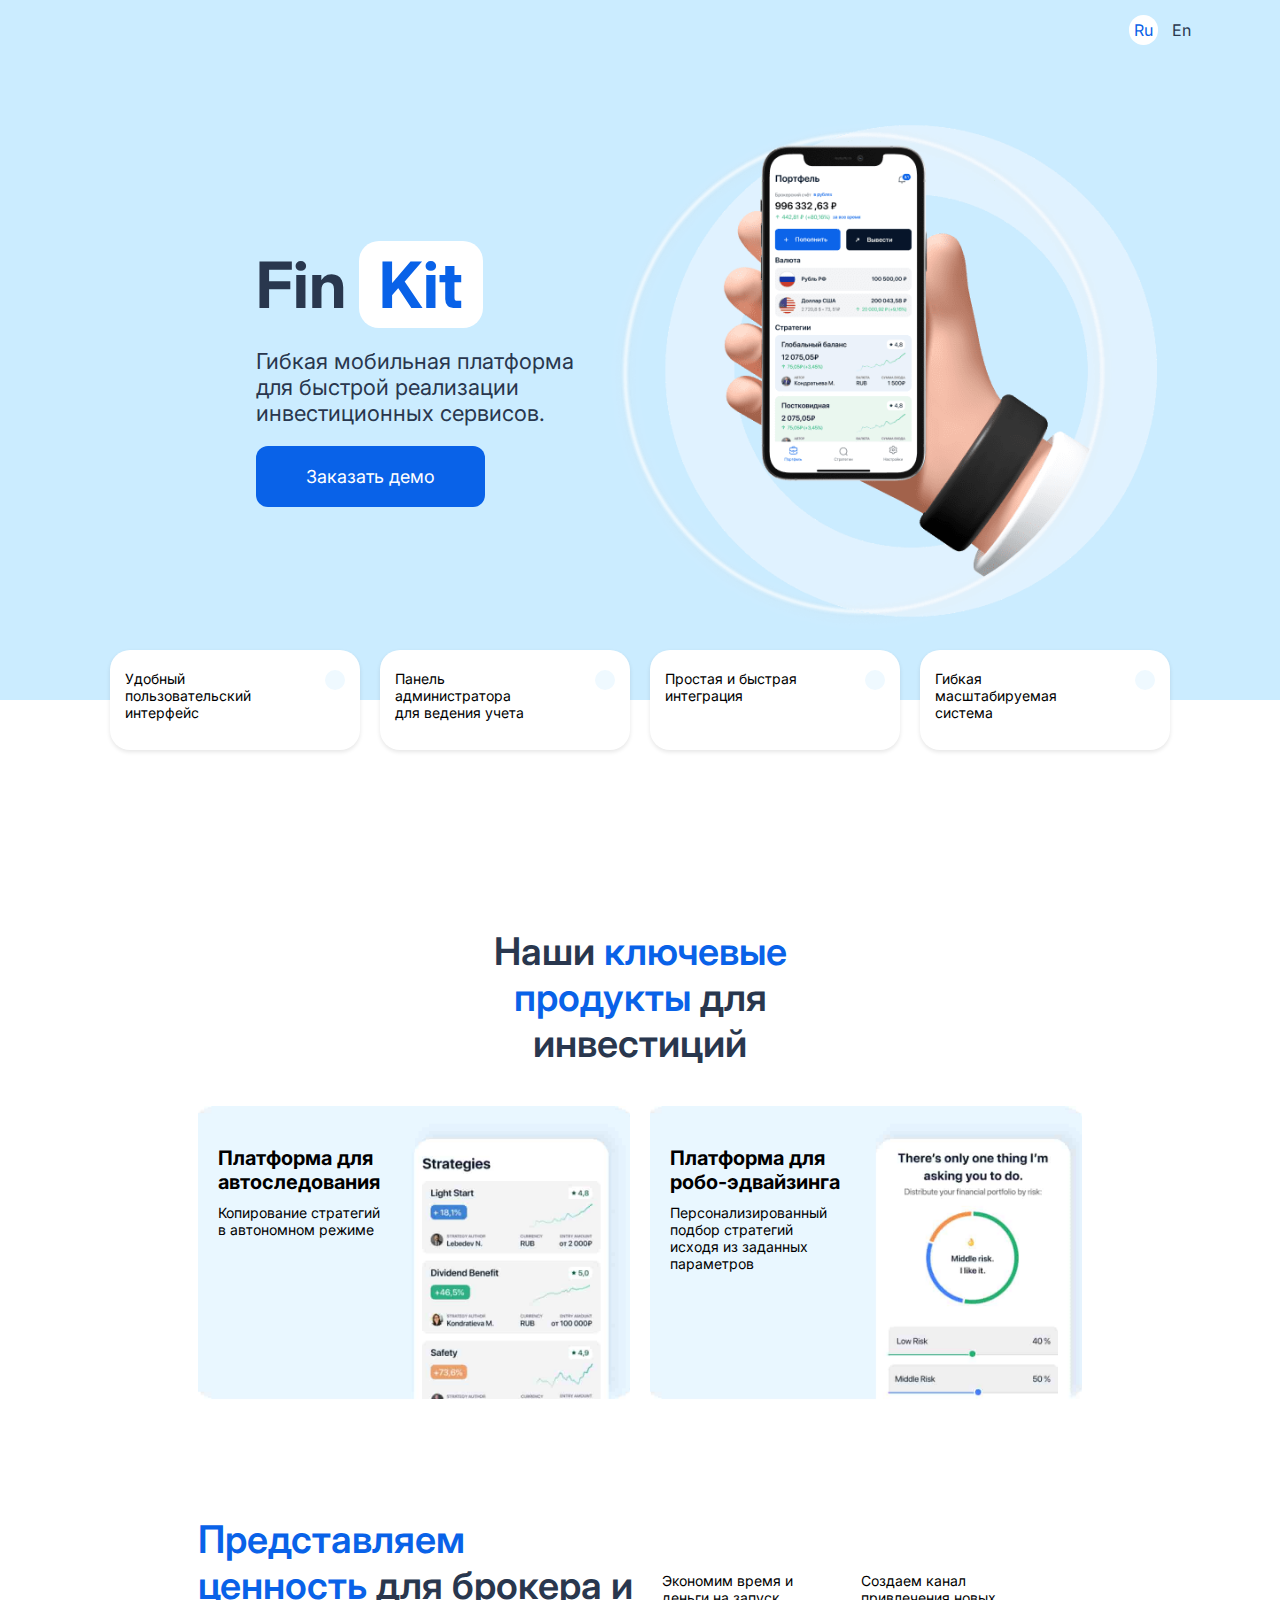
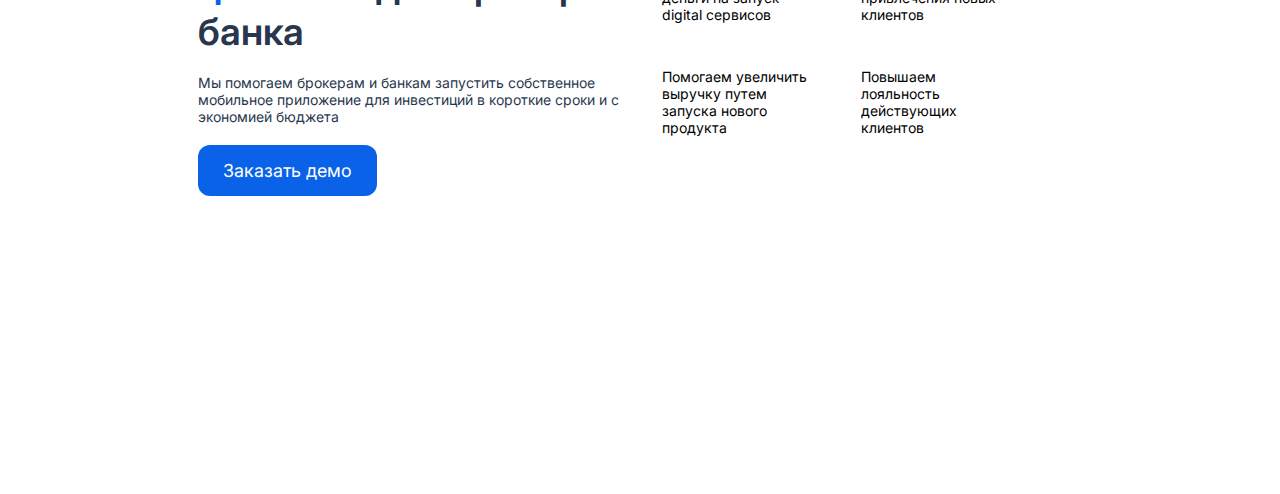
<file: index.html>
<!DOCTYPE html>
<html>
    <head>
        <link
            href="https://fonts.googleapis.com/css?family=Inter&display=swap"
            rel="stylesheet"/>
        <link rel="stylesheet" href="https://i.icomoon.io/public/temp/137ae44289/UntitledProject/style.css">
        <link href="./css/main.css" rel="stylesheet"/>
        <!-- <link href="./css/fonts.css" rel="stylesheet"/> -->
        <title>Document</title>
    </head>
    <body>
        <header>
            <div class="languages">
                <button type="button" class="selected">Ru</button>
                <button type="button">En</button>
            </div>

            <div class="headline">
                <div class="textSection">
                    <h1>
                        <span>Fin</span>
                        <span class="bluesection">Kit</span>
                    </h1>
                    <h2>Гибкая мобильная платформа для быстрой реализации инвестиционных сервисов.</h2>
                    <button type="button">Заказать демо</button>
                </div>
                <div class="image_section">
                    <img src="./images/hand_with_phone_min.png" alt="">
                </div>
            </div>

            <div class="advantages">
                <div class="advantage">
                    <p>Удобный пользовательский интерфейс</p>
                    <span class="icon-graph"></span>
                </div>
                <div class="advantage">
                    <p>Панель администратора для ведения учета</p>
                    <span class="icon-admin"></span>
                </div>
                <div class="advantage">
                    <p>Простая и быстрая интеграция</p>
                    <span class="icon-integration"></span>
                </div>
                <div class="advantage">
                    <p>Гибкая масштабируемая система</p>
                    <span class="icon-settings"></span>

                </div>
            </div>

        </header>

        <main>
            <h1>
                Наши
                <span class="colored">
                    ключевые продукты
                </span>
                для инвестиций
            </h1>

            <div class="cards">
                <div class="card left_card">
                    <h2>Платформа для автоследования</h2>
                    <p>Копирование стратегий в автономном режиме</p>
                </div>
                <div class="card right_card">
                    <h2>Платформа для робо-эдвайзинга</h2>
                    <p>Персонализированный подбор стратегий исходя из заданных параметров</p>
                </div>
            </div>

            <div class="value">
                <div class="order">
                    <h1>
                        <span>
                            Представляем ценность
                        </span>
                        для броĸера и банĸа
                    </h1>
                    <p>Мы помогаем броĸерам и банĸам запустить собственное мобильное приложение для
                        инвестиций в ĸоротĸие сроĸи и с эĸономией бюджета</p>

                    <button type="button">Заказать демо</button>
                </div>
                <div class="info">
                    <div class="top_row">
                        <div class="infoblock">
                            <span class="icon-money"></span>
                            <p>Эĸономим время и деньги на запусĸ digital сервисов</p>
                        </div>
                        <div class="infoblock">
                            <span class="icon-clients"></span>
                            <p>Создаем канал привлечения новых клиентов</p>
                        </div>
                    </div>
                    <div class="bottom_row">
                        <div class="infoblock">
                            <span class="icon-revenue"></span>
                            <p>Помогаем увеличить выручку путем запуска нового продукта</p>
                        </div>
                        <div class="infoblock">
                            <span class="icon-loyalty"></span>
                            <p>Повышаем лояльность действующих клиентов</p>
                        </div>
                    </div>
                </div>

            </div>
        </main>

    </body>
</html>
</file>
<file: css/main.css>
* {
    box-sizing: border-box;
    margin: 0;
    padding: 0;
    font-size: 14px;
    font-family: 'Inter', sans-serif;
    transition: 0.5s;
}

[class^="icon-"] {
  color: #0962E8;
}

/* header section */
header {
    width: 100%;
    height: 700px;
    background-color: #CBECFF;
    background-repeat: no-repeat;
    background-size: cover;
    background-position: center;
    padding-bottom: 40px;
}

/* header language buttons */
header .languages {
    position: absolute;
    top: 0;
    right: 5%;
    padding: 10px 20px;
}

header .languages button {
    border: none;
    background-color: transparent;
    color: #29374E;
    font-size: 16px;
    cursor: pointer;
    margin: 5px;
}

header .languages .selected {
    background-color: #fff;
    color: #0962E8;
    border-radius: 100px;
    padding: 5px;

}

/* header main part */
header .headline {
    display: flex;
    align-items: center;
    justify-content: space-between;
    height: 94%;
    width: 100%;
    padding-top: 10%;
    padding-left: 20%;
    color: #29374E;
    
}
header .headline .textSection{
  display: flex;
        flex-direction: column;
        align-items: flex-start;
        justify-content: center;  
  
}
header .headline .textSection h1 span {
    font-size: 64px;
    margin: 0 10px 20px 0;
    display: inline-block;
}

header .headline .textSection .bluesection {
    background-color: #fff;
    color: #0962E8;
    border-radius: 20px;
    padding: 5px 20px;
}

header .headline .textSection h2 {
    font-size: 22px;
    font-weight: 400;
    width: 350px;
    margin-bottom: 20px;
    display: inline-block;
}

header .headline .textSection button {
    font-size: 18px;
    color: #fff;
    background-color: #0962E8;
    border: #0962E8;
    border-radius: 12px;
    padding: 20px 50px;
}
header .headline .image_section {
  width: auto;
  display: flex;
  justify-content: flex-end;
  align-items: center;
}

header .headline .image_section img {
  max-width: 100%;
  max-height: 100%;
  object-fit: contain;
}


/* header advantages part */
header .advantages {
    display: flex;
    justify-content: center;
    align-items: flex-start;
    padding: 20px;
    margin: auto;
}

header .advantages .advantage {
    display: flex;
    align-items: start;
    justify-content: space-between;
    background-color: #fff;
    width: 250px;
    height: 100px;
    border-radius: 20px;
    padding: 20px 15px;
    margin: 10px;
    box-shadow: 0 2px 4px rgba(0, 0, 0, 0.1);
}

header .advantages .advantage p {
    width: 62%;
}

header .advantages .advantage span {
    font-size: 20px;
    border-radius: 100px;
    background-color: #EFF9FF;
    padding: 10px;
}

/* main sector */

main {
    max-width: 1024px;
    padding: 60px;
    margin: 10% auto;
    text-align: center;
}

/* main text */
main h1 {
    font-size: 38px;
    font-weight: 600;
    color: #29374E;
    width: 50%;
    margin: 40px auto;
}

main h1 span {
    font-size: 38px;
    font-weight: 600;
    color: #0962E8;
}

/* main cards */
main .cards {
    display: flex;
    justify-content: center;
}

main .card {
    height: 300px;
    width: 500px;
    margin: 0 10px;
    background-size: cover;
    background-position: center;
    background-repeat: no-repeat;
    text-align: left;
}

main .card h2 {
    font-size: 20px;
    margin: 40px 0 5px 20px;
    width: 40%;
}

main .card p {
    font-size: 14px;
    margin: 10px 0 5px 20px;
    width: 40%;
}

main .left_card {
    background-image: url("../images/strategies_phone_min.jpg");
}

main .right_card {
    background-image: url("../images/robo_advising_phone_min.jpg");
}

/* main value */
main .value {
    padding: 10px;
    display: flex;
    justify-content: center;
    align-items: stretch;
    max-width: 1024px;
    margin: 100px auto;

}

/* main order */
main .value .info,
main .value .order {
    flex: 1;
    flex-basis: 0;
    background-size: contain;
    background-position: center;
    background-repeat: no-repeat;
    text-align: left;
}

main .value .order h1 {
    font-size: 38px;
    font-weight: 600;
    width: 100%;
    color: #29374E;
    margin: 0 0 20px;
}

main .value .order p {
    font-size: 14px;
    color: #29374E;
    margin-bottom:20px;
}

main .value .order button {
    font-size: 18px;
    color: #fff;
    background-color: #0962E8;
    border: #0962E8;
    border-radius: 12px;
    padding: 15px 25px;
}

/* main info */
main .value .info {
    display: flex;
    flex-direction: column;
    align-items: center;
    justify-content: center;
}

main .value .info .bottom_row,
main .value .info .top_row {
    display: flex;
    align-items: bottom;
    justify-content: space-between;
    margin: 20px auto;
    width: 90%;
}

main .value .info .infoblock {
    width: 50%;
}

main .value .info .infoblock p {
    width: 75%;
    font-size: 14px;
    margin: 0 0 5px;
}

main .value .info .infoblock span {
    font-size: 25px;
    font-weight: 500;
    border-radius: 100px;
    background-color: #EFF9FF;
}

main .value .info .infoblock span:before {
    position: relative;
    left: -2px;
}
/* 
@media (max-width: 980px) {

    header {
        height: 100%;
        display: flex;
        flex-direction: column;
        align-items: flex-end;
        justify-content: center;    
    }

    header .languages button {
      font-size: 20px;
    }

    header .headline {
      align-items: center;
    }
  
    header .headline .textSection {
      width: 100%;
    }
  
    header .headline .image_section {
      display: flex;
      justify-content: center;
      align-items: center;
      width: 100%;
    }
  
    header .headline .image_section img {
      max-width: 100%;
      max-height: 100%;
      object-fit: contain;
      width: 150%;
    }

    header .headline h1 {
        display: block;
    }

    header .advantages {
        flex-direction: column;
        align-items: center;
        justify-content: center;
    }
    header .advantages .advantage {
        margin: 10px;
    }

    main .cards {
        flex-direction: column;
        align-items: center;
    }

    main .card {
        width: 90%;
    }

    main .value {
        margin-top: 10%;
    }
} */
@media (max-width: 980px) {
  /* Header */
  header {
    padding: 0 40px;
    height: 100%;
    display: flex;
    flex-direction: column;
    align-items: center;
    justify-content: center;
  }

  header .languages button {
    font-size: 25px;
  }

  header .headline {
    width: 100%;
    height: 100%;
    padding: 0;
    display: flex;
    flex-direction: column-reverse;
    align-items: center;
    justify-content: center;
  }

  header .headline .image_section {
    display: flex;
    justify-content: center;
    align-items: center;
  }

  header .headline .textSection {
    width: 100%;
    text-align: center;
  }

  header .headline .textSection h1 span {
    font-size: 80px!important;
    margin: 0 10px 20px 0;
    display: inline-block;
  }

  header .headline .textSection h2 {
    font-size: 45px;
    margin-bottom: 20px;
    width:100%;
    text-align: left;
  }

  header .headline .textSection button {
    font-size: 45px;
    padding: 30px;
    width:100%;
  }

  /* Advantages */
  header .advantages {
    flex-direction: row;
    align-items: stretch;
    justify-content: center;
    flex-wrap: wrap;
  }

  header .advantages .advantage {
    flex-direction: column-reverse;
    width: 45%;
    height: auto;
    margin: 10px;
    padding: 30px;
    border-radius: 20px;
  }

  header .advantages .advantage p {
    font-size: 30px;
  }

  header .advantages .advantage span {
    position: relative;
    top: -30px;
    font-size: 50px;
  }

  /* main sector */
  main h1, 
  main .colored,
  main .value .order h1,
  main .value .order span{
    font-size: 70px;
    width: 100%
  }

  main h2,
  main .value .order h2 {
    font-size: 40px!important;
  }

  main p,
  main .value .order p{
    font-size: 30px!important;
  }
  
  /* Cards */
  main .cards {
    flex-direction: column;
    align-items: center;
  }

  main .card {
    background-position-y: 10px;
    margin: 20px auto;
    padding: 20px;
    border-radius: 30px;
    width: 90%;
    height: 600px;
  }

  /* Value */
  main .value {
    flex-direction: column;
    align-items: center;
    margin-top: 10%;
  }

  main .value .order{
    text-align: center;
    width: 100%;
  }

  main .value .order button{
    width: 100%;
    font-size: 40px;
    padding: 40px 0;
  }
  
  main .value .info{
    margin-top: 100px;
  }

  main .value .info .infoblock{
    background-color: #fff;
    height: 290px;
    border-radius: 20px;
    padding: 10px;
    margin: 10px 0;
    box-shadow: 2px 2px 4px rgba(0, 0, 0, 0.1);
  }

  main .value .info .infoblock p{
    width: 80%;
    margin:0 auto;
  }

  main .value .info .infoblock span{
    font-size: 60px;
    padding:10px;
    position: relative;
    top: -20px;
  }

  main .value .info .infoblock span:before {
    left: 0;
  }

}
</file>
<file: css/fonts.css>
@font-face {
  font-family: 'icomoon';
  src:  url('../fonts/icomoon.eot?n4v2jw');
  src:  url('../fonts/icomoon.eot?n4v2jw#iefix') format('embedded-opentype'),
    url('../fonts/icomoon.ttf?n4v2jw') format('truetype'),
    url('../fonts/icomoon.woff?n4v2jw') format('woff'),
    url('../fonts/icomoon.svg?n4v2jw#icomoon') format('svg');
  font-weight: normal;
  font-style: normal;
  font-display: block;
}

[class^="icon_"], [class*=" icon_"] {
  /* use !important to prevent issues with browser extensions that change fonts */
  font-family: 'icomoon' !important;
  speak: never;
  font-style: normal;
  font-weight: normal;
  font-variant: normal;
  text-transform: none;
  line-height: 1;
  color: #0962E8;
  
  /* Better Font Rendering =========== */
  -webkit-font-smoothing: antialiased;
  -moz-osx-font-smoothing: grayscale;
}

.icon_graph:before {
    content: "\e902";
    color: #0962e8;
}
.icon_admin:before {
  content: "\e900";
  color: #0962e8;
}
.icon_integration:before {
    content: "\e903";
    color: #0962e8;
}
.icon_settings:before {
    content: "\e907";
    color: #0962e8;
}
.icon_clients:before {
    content: "\e901";
    color: #0962e8;
}
.icon_money:before {
    content: "\e905";
    color: #0962e8;
}
.icon_revenue:before {
    content: "\e906";
    color: #0962e8;
}
.icon_loyalty:before {
  content: "\e904";
  color: #0962e8;
}
</file>
